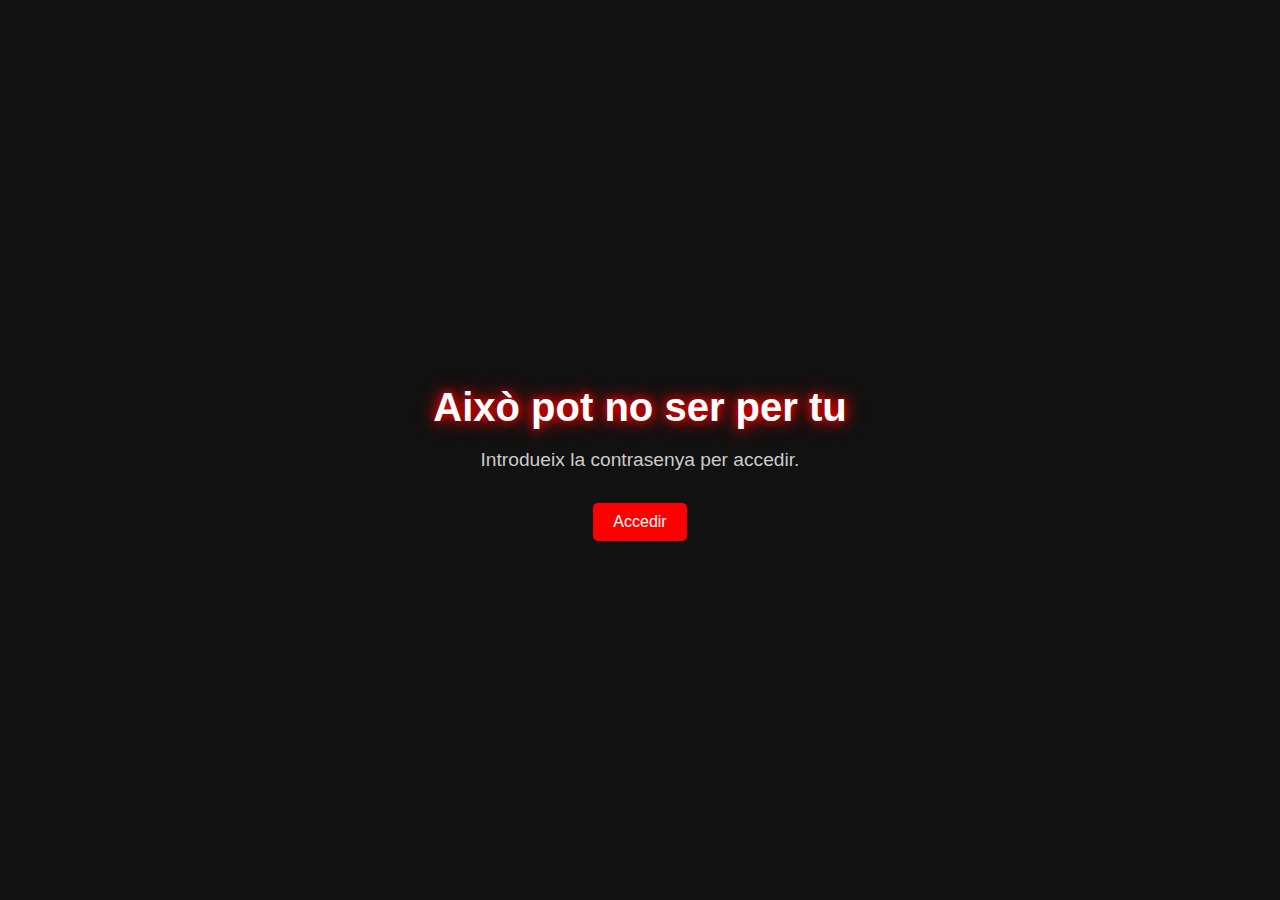
<file: index.html>
<!DOCTYPE html>
<html lang="ca">
<head>
    <meta charset="UTF-8">
    <meta name="viewport" content="width=device-width, initial-scale=1.0">
    <title>Això pot no ser per tu</title>
    <link rel="stylesheet" href="./projecte/css/lockscreen.css">
</head>
<body>
    <div class="lock-screen">
        <h1>Això pot no ser per tu</h1>
        <p>Introdueix la contrasenya per accedir.</p>
        <button id="accessButton">Accedir</button>
    </div>
    <script>
        document.getElementById("accessButton").addEventListener("click", () => {
            const password = prompt("Introdueix la contrasenya:");
            if (password === "lalo") {
                // Redirigeix a la pàgina principal si la contrasenya és correcta
                window.location.href = "./projecte/portada.html";
            } else {
                alert("Accés denegat.");
            }
        });
    </script>
</body>
</html>
</file>
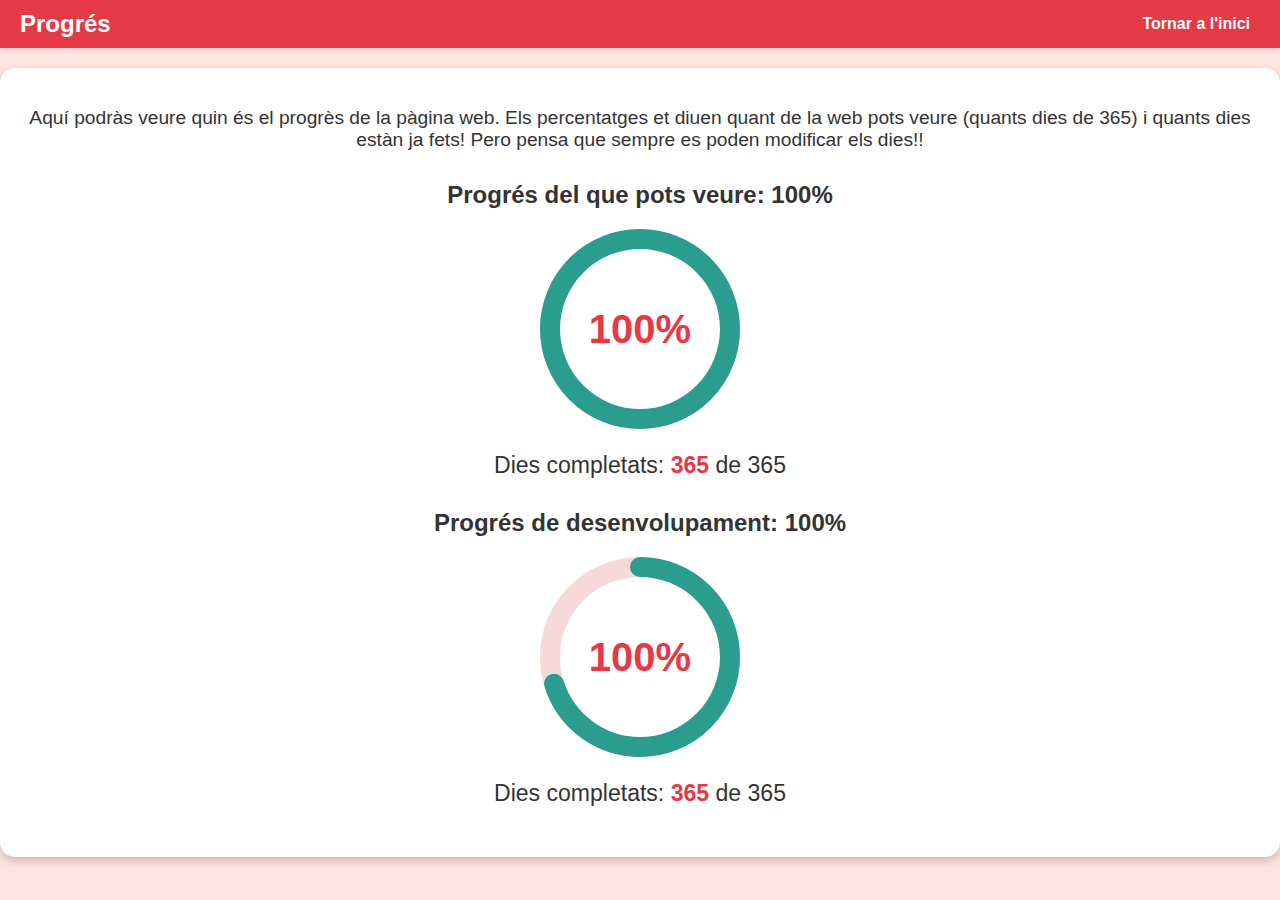
<file: projecte/progres.html>
<!DOCTYPE html>
<html lang="ca">
<head>
    <meta charset="UTF-8">
    <meta name="viewport" content="width=device-width, initial-scale=1.0">
    <title>Progrés de la pàgina</title>
    <link rel="stylesheet" href="./css/style.css">
</head>
<body>
    <header>
        <h1>Progrés</h1>
        <nav>
            <ul>
                <li><a href="portada.html">Tornar a l'inici</a></li>
            </ul>
        </nav>
    </header>
    <div class="container">
        <p>Aquí podràs veure quin és el progrès de la pàgina web. Els percentatges et diuen quant de la web pots veure (quants dies de 365) i quants dies estàn ja fets! Pero pensa que sempre es poden modificar els dies!!</p>
        

        <!-- Gràfic circular de progrés automàtic -->
        <div class="progress-circle-container">
            <h2>Progrés del que pots veure: <span id="auto-progress-value">0</span>%</h2>
            <div class="progress-circle">
                <svg viewBox="0 0 100 100">
                    <circle class="circle-bg" cx="50" cy="50" r="45"></circle>
                    <circle class="circle-progress" cx="50" cy="50" r="45" 
                            stroke-dasharray="283" stroke-dashoffset="283" id="auto-circle"></circle>
                </svg>
                <div class="circle-text"><span id="auto-circle-percentage">0</span>%</div>
            </div>
            <div class="progress-info">
                <p>Dies completats: <strong id="auto-days-completed">0</strong> de 365</p>
            </div>
        </div>
        <!-- Gràfic circular de progrés -->
        <div class="progress-circle-container">
            <h2>Progrés de desenvolupament: <span id="progress-value">70</span>%</h2>
            <div class="progress-circle">
                <svg viewBox="0 0 100 100">
                    <circle class="circle-bg" cx="50" cy="50" r="45"></circle>
                    <circle class="circle-progress" id="manual-circle" cx="50" cy="50" r="45" 
                            stroke-dasharray="283" stroke-dashoffset="84.9"></circle>
                </svg>
                <div class="circle-text"><span id="circle-percentage">70</span>%</div>
            </div>
            <div class="progress-info">
                <p>Dies completats: <strong id="days-completed">255</strong> de 365</p>
            </div>
        </div>
        
    </div>

    

    <script>
        // Configura el valor manual aquí (exemple: 200 dies)
        const progressValue = 365;
        const percentage = Math.round((progressValue / 365) * 100);
        
        // Calcula l'offset per al gràfic circular
        const circumference = 283; // 2 * π * r (on r = 45)
        const offset = circumference - (percentage / 100) * circumference;
        
        // Actualitza tots els elements
        document.getElementById('progress-value').textContent = percentage;
        document.getElementById('circle-percentage').textContent = percentage;
        document.getElementById('days-completed').textContent = progressValue;
        
        // Actualitza el gràfic circular
        document.querySelector('.circle-progress').style.strokeDashoffset = offset;
        
        // Canvia el color segons el percentatge (adaptat a la teva paleta)
        const progressCircle = document.getElementById('manual-circle');
        if (percentage < 30) {
            progressCircle.style.stroke = '#d62828'; // Vermell més fosc
        } else if (percentage < 70) {
            progressCircle.style.stroke = '#e63946'; // Vermell principal
        } else {
            progressCircle.style.stroke = '#2a9d8f'; // Verd blavós per contrastar
        }

        function updateAutoProgress() {
            const startDate = new Date('2025-01-30T00:00:00');
            const endDate = new Date('2026-01-30T00:00:00');
            const today = new Date();

            // Limita el rang perquè no surti negatiu ni superior a 365
            const oneDay = 1000 * 60 * 60 * 24;
            let daysPassed = Math.floor((today - startDate) / oneDay) + 1;

            if (daysPassed < 1) daysPassed = 0;
            if (daysPassed > 365) daysPassed = 365;

            const percentage = Math.round((daysPassed / 365) * 100);
            const circumference = 283;
            const offset = circumference - (percentage / 100) * circumference;

            // Actualitza els valors
            document.getElementById('auto-progress-value').textContent = percentage;
            document.getElementById('auto-circle-percentage').textContent = percentage;
            document.getElementById('auto-days-completed').textContent = daysPassed;

            const autoCircle = document.getElementById('auto-circle');
            autoCircle.style.strokeDashoffset = offset;

            // Colors segons el percentatge
            if (percentage < 30) {
                autoCircle.style.stroke = '#d62828';
            } else if (percentage < 70) {
                autoCircle.style.stroke = '#e63946';
            } else {
                autoCircle.style.stroke = '#2a9d8f';
            }
        }

        updateAutoProgress();
    </script>
</body>
</html>
</file>
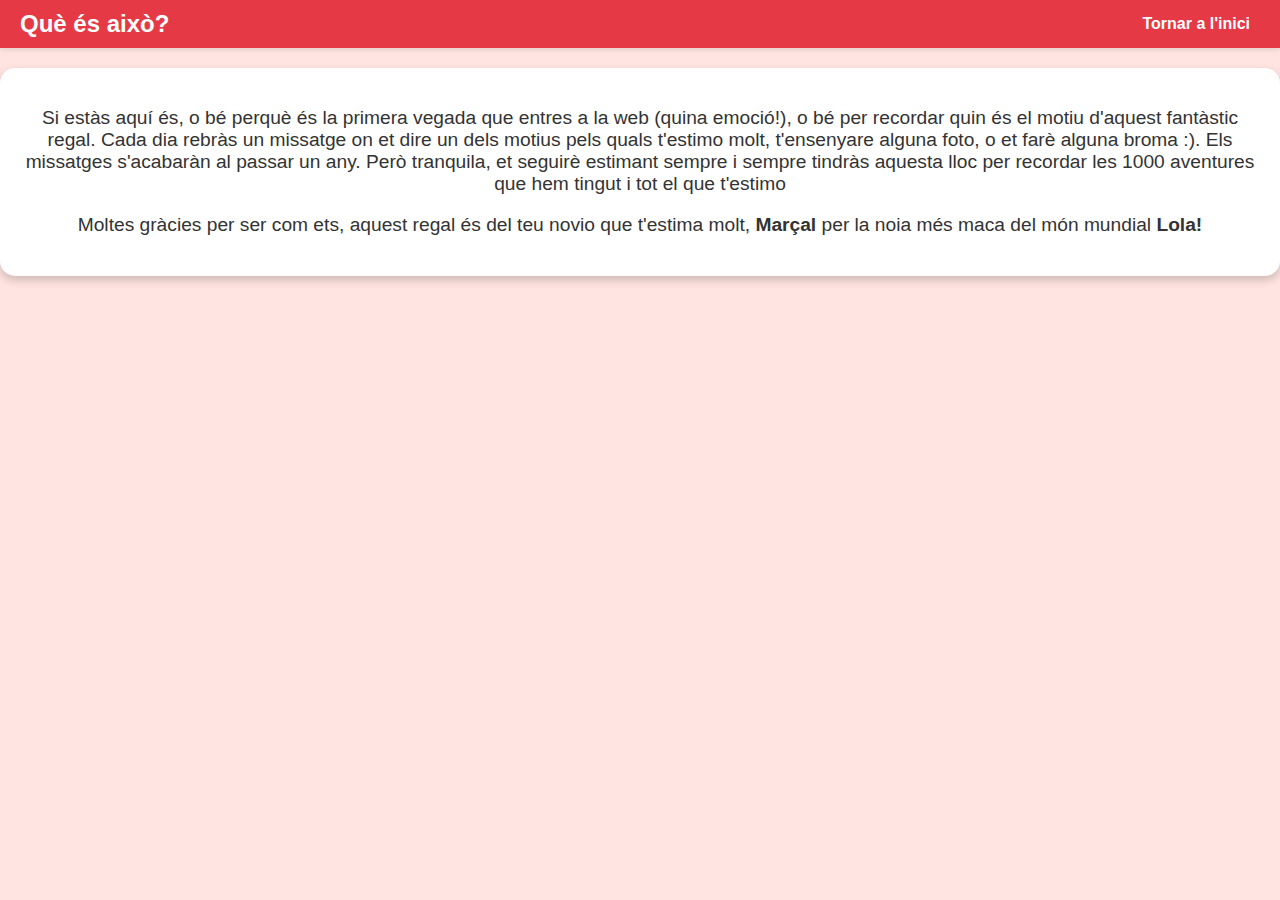
<file: projecte/QueEsAixo.html>
<!DOCTYPE html>
<html lang="ca">
<head>
    <meta charset="UTF-8">
    <meta name="viewport" content="width=device-width, initial-scale=1.0">
    <title>Si llegeixes això és perquè ets guapa</title>
    <link rel="stylesheet" href="./css/style.css">
</head>
<body>
    <header>
        <h1>Què és això?</h1>
        <nav>
            <ul>
                <li><a href="portada.html">Tornar a l'inici</a></li>
            </ul>
        </nav>
    </header>
    <div class="container">
        <p>Si estàs aquí és, o bé perquè és la primera vegada que entres a la web (quina emoció!), o bé per recordar quin és el motiu d'aquest fantàstic regal. Cada dia rebràs un missatge on et dire un dels motius pels quals t'estimo molt, t'ensenyare alguna foto, o et farè alguna broma :). Els missatges s'acabaràn al passar un any. Però tranquila, et seguirè estimant sempre i sempre tindràs aquesta lloc per recordar les 1000 aventures que hem tingut i tot el que t'estimo</p>
        <p>Moltes gràcies per ser com ets, aquest regal és del teu novio que t'estima molt, <strong>Marçal</strong> per la noia més maca del món mundial <strong> Lola!</strong></p>
    </div>
</body>
</html>
</file>
<file: projecte/css/lockscreen.css>
body {
    margin: 0;
    display: flex;
    justify-content: center;
    align-items: center;
    height: 100vh;
    background-color: #111;
    color: #fff;
    font-family: Arial, sans-serif;
    text-align: center;
}

.lock-screen h1 {
    font-size: 2.5rem;
    margin-bottom: 1rem;
    text-shadow: 0 0 10px #f00, 0 0 20px #f00;
}

.lock-screen p {
    font-size: 1.2rem;
    margin-bottom: 2rem;
    color: #ccc;
}

button {
    font-size: 1rem;
    padding: 10px 20px;
    border: none;
    background-color: #f00;
    color: #fff;
    cursor: pointer;
    border-radius: 5px;
}

button:hover {
    background-color: #c00;
}
</file>
<file: projecte/css/style.css>
body {
    font-family: Arial, sans-serif;
    background-color: #ffe4e1;
    color: #333;
    margin: 0;
}

header {
    display: flex;
    justify-content: space-between;
    align-items: center;
    background-color: #e63946;
    color: #fff;
    padding: 10px 20px;
    box-shadow: 0 2px 5px rgba(0, 0, 0, 0.1);
}

header h1 {
    margin: 0;
    font-size: 1.5em;
}

header nav ul {
    list-style: none;
    margin: 0;
    padding: 0;
    display: flex;
}

header nav ul li {
    margin-left: 15px;
}

header nav ul li a {
    text-decoration: none;
    color: #fff;
    font-weight: bold;
    padding: 5px 10px;
    border-radius: 5px;
}

header nav ul li a:hover {
    background-color: #d62828;
}

.container {
    text-align: center;
    margin: 20px auto;
    padding: 20px;
    border-radius: 15px;
    background-color: #fff;
    box-shadow: 0 4px 10px rgba(0, 0, 0, 0.2);
}

p {
    font-size: 1.2em;
}



#dailyMessage {
    margin-top: 20px;
    text-align: left;
}

#dailyMessage img {
    margin-top: 10px;
    border: 2px solid #ccc;
    border-radius: 10px;
}

#dailyMessage a {
    color: #e63946;
    font-weight: bold;
    text-decoration: none;
}

#dailyMessage a:hover {
    text-decoration: underline;
}

button {
    background-color: #e63946;
    color: white;
    font-size: 1em;
    font-weight: bold;
    padding: 10px 20px;
    border: none;
    border-radius: 10px;
    box-shadow: 0 4px 6px rgba(0, 0, 0, 0.1);
    cursor: pointer;
    transition: background-color 0.3s ease, transform 0.2s ease;
}

button:hover {
    background-color: #d62828;
    transform: scale(1.05);
}

button:active {
    background-color: #a81d1d;
    box-shadow: 0 2px 4px rgba(0, 0, 0, 0.2);
    transform: scale(0.98);
}



#countdownMessage {
    margin-top: 20px;
    font-size: 1.2em;
    font-weight: bold;
    color: #e63946;
}


/* Estil de la llista dels dies */
#daysList {
    list-style: none;
    padding: 0;
    margin: 20px 0;
    text-align: left;
}
/* Cada element de la llista */
#daysList li {
    padding: 10px 15px;
    margin: 10px 0;
    background-color: #f7d9d9;
    border: 1px solid #e63946;
    border-radius: 8px;
    color: #333;
    font-size: 1.1em;
    cursor: pointer;
    transition: background-color 0.3s ease, transform 0.2s ease;
    box-shadow: 0 3px 6px rgba(0, 0, 0, 0.1);
    position: relative; /* Per assegurar el correcte comportament dels missatges */
}

/* Hover: quan el cursor passa sobre un element */
#daysList li:hover {
    background-color: #e63946;
    color: #fff;
    transform: scale(1.02);
}

/* Contenidor per als missatges dels dies */
.messageContainer {
    margin-top: 10px;
    padding: 15px;
    background-color: #fff; /* Assegura un bon contrast amb el text */
    border-radius: 10px;
    box-shadow: 0 4px 10px rgba(0, 0, 0, 0.2);
    color: #333; /* Manté el color del text */
    position: relative;
    z-index: 1; /* Assegura que es mostri per sobre del botó */
}

/* Contingut del missatge visible */
.messageContainer > .dailyMessage {
    display: block;
    color: #333; /* Assegura que el text dins del missatge es manté visible */
}

/* Imatges dins del missatge */
.messageContainer img {
    margin-top: 10px;
    border: 2px solid #ccc;
    border-radius: 10px;
    max-width: 100%;
    height: auto;
}

/* Enllaços dins del missatge */
.messageContainer a {
    color: #e63946;
    font-weight: bold;
    text-decoration: none;
}

.messageContainer a:hover {
    text-decoration: underline;
}


.responsiveIframe {
    position: relative;
    width: 100%;
    padding-bottom: 56.25%; /* Proporció 16:9 */
    height: 0;
    overflow: hidden;
}

.responsiveIframe iframe {
    position: absolute;
    top: 0;
    left: 0;
    width: 100%;
    height: 100%;
    border: none;
}

.responsiveVideo {
    max-width: 100%; /* Assegura que no excedeixi l'ample del contenidor */
    max-height: 100vh;
    height: auto; /* Manté la proporció de l'aspecte */
    border: none;
    display: block; /* Centra el vídeo dins del contenidor */
    margin: 0 auto; /* Ajust per centrar */
}


@media (min-width: 768px) {
    #dailyMessage img,
    .messageContainer img {
        max-width: 60%; /* Redueix encara més la mida de les imatges */
        max-height: 300px; /* Evita que siguin massa allargades */
        height: auto; /* Manté la proporció */
        display: block;
        margin: 0 auto; /* Centrat */
    }

    .responsiveVideo {
        max-width: 60%; /* Redueix la mida dels vídeos */
        max-height: 70vh; /* Evita que siguin massa grans en pantalles grans */
    }

    .responsiveIframe {
        width: 60%; /* Redueix la mida dels iframes */
        margin: 0 auto; /* Centrat */
    
    }
}

/* Estils nous per al gràfic circular adaptats al teu estil */
.progress-circle-container {
    margin: 30px 0;
}

.progress-circle {
    position: relative;
    width: 200px;
    height: 200px;
    margin: 0 auto 20px;
}

.circle-bg {
    fill: none;
    stroke: #f7d9d9; /* Color de fons coherent amb el teu estil */
    stroke-width: 10;
}

.circle-progress {
    fill: none;
    stroke: #e63946; /* Vermell principal del teu disseny */
    stroke-width: 10;
    stroke-linecap: round;
    transform: rotate(-90deg);
    transform-origin: 50% 50%;
    transition: stroke-dashoffset 0.5s ease;
}

.circle-text {
    position: absolute;
    top: 50%;
    left: 50%;
    transform: translate(-50%, -50%);
    font-size: 2.5rem;
    font-weight: bold;
    color: #e63946; /* Vermell coherent amb la teva paleta */
}

.progress-info {
    text-align: center;
    margin-top: 15px;
    font-size: 1.2em;
}

.progress-info strong {
    color: #e63946;
    font-weight: bold;
}

/* Estils per a dispositius mòbils */
@media (max-width: 600px) {
    .progress-circle {
        width: 150px;
        height: 150px;
    }
    
    .circle-text {
        font-size: 2rem;
    }
}
</file>
